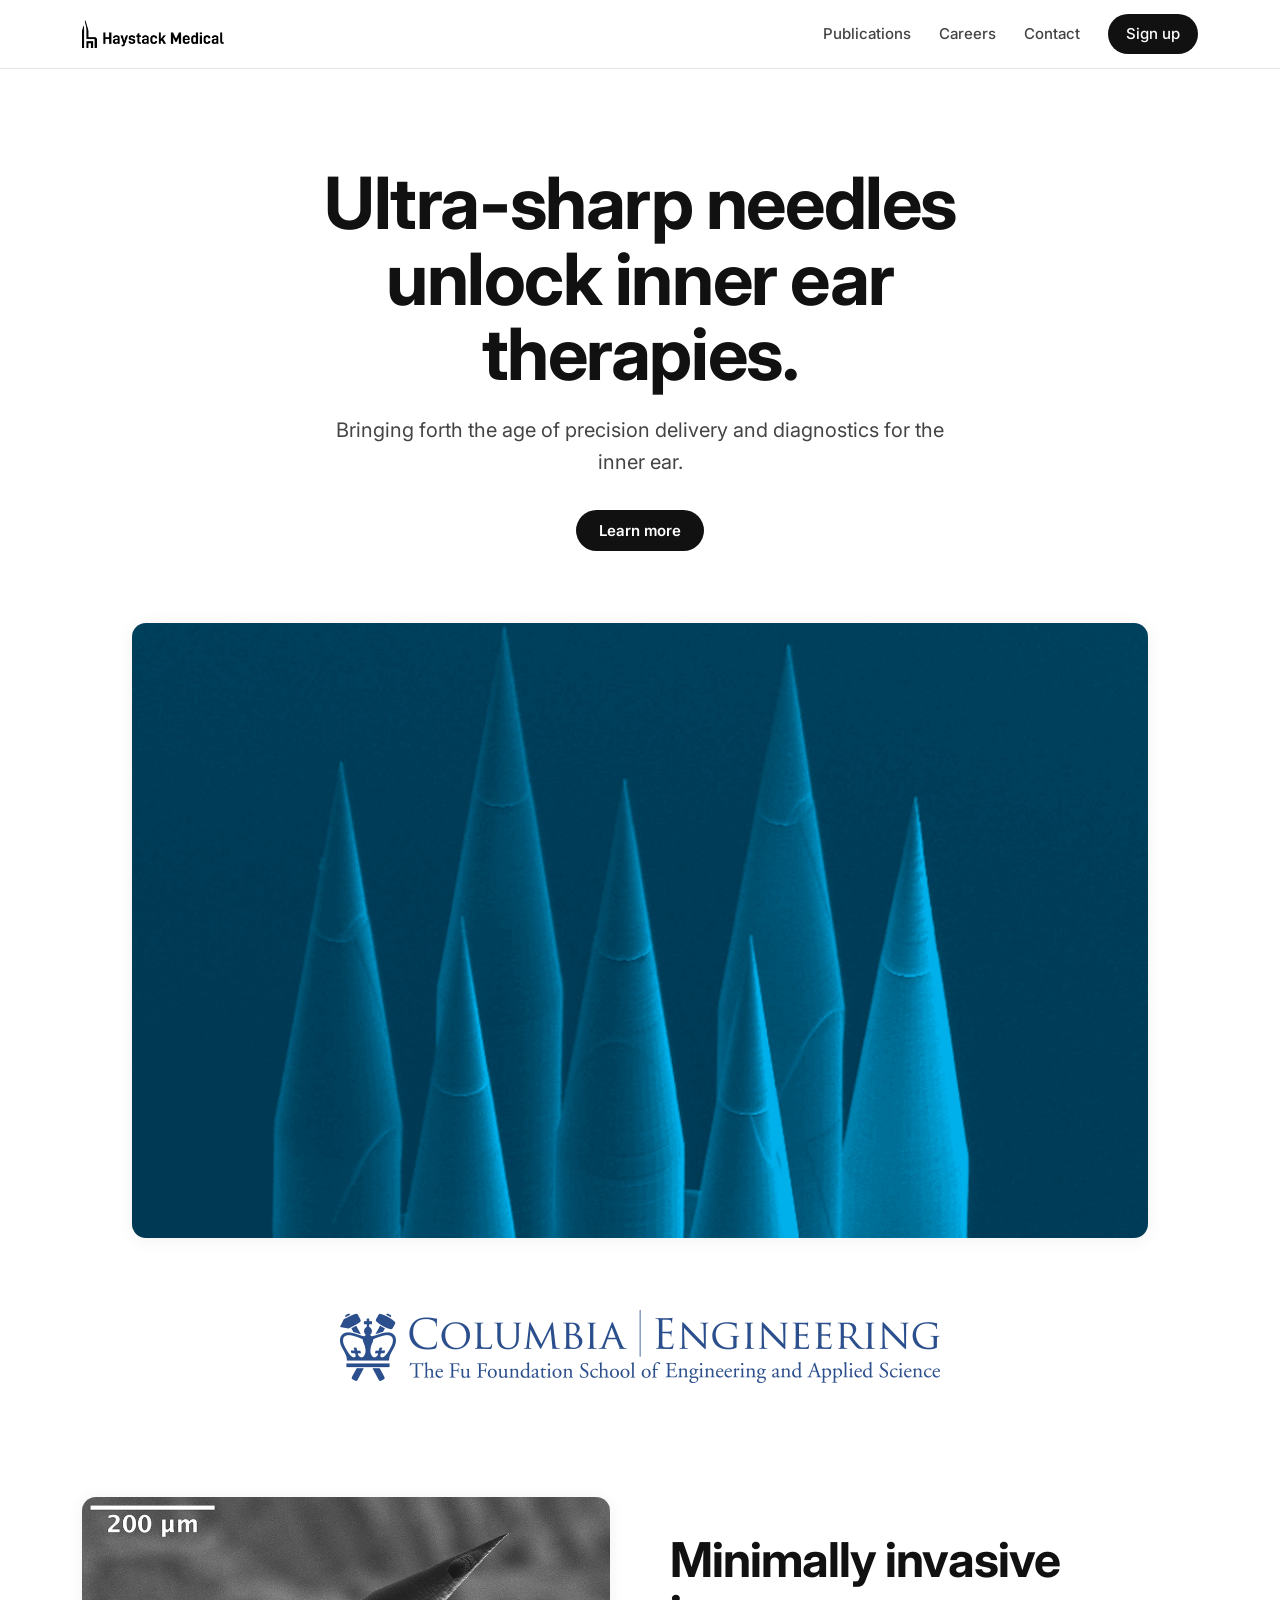
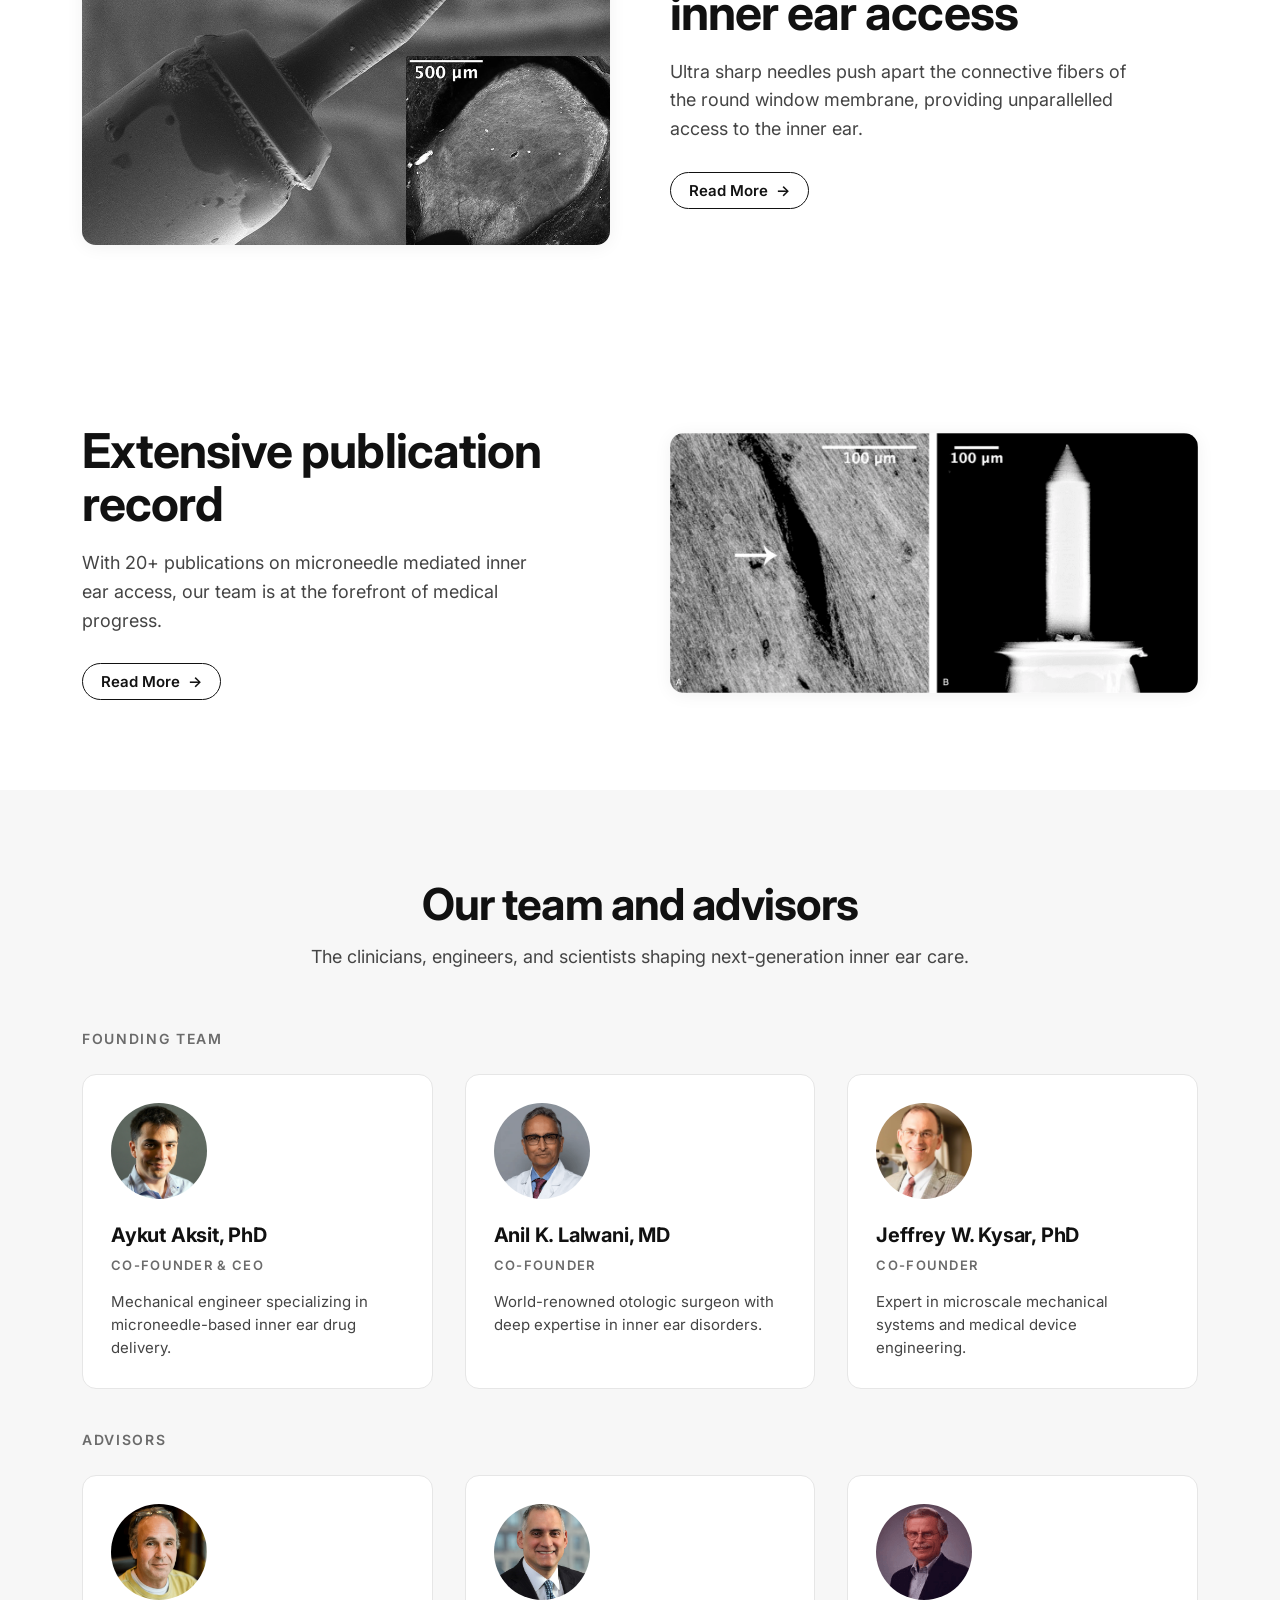
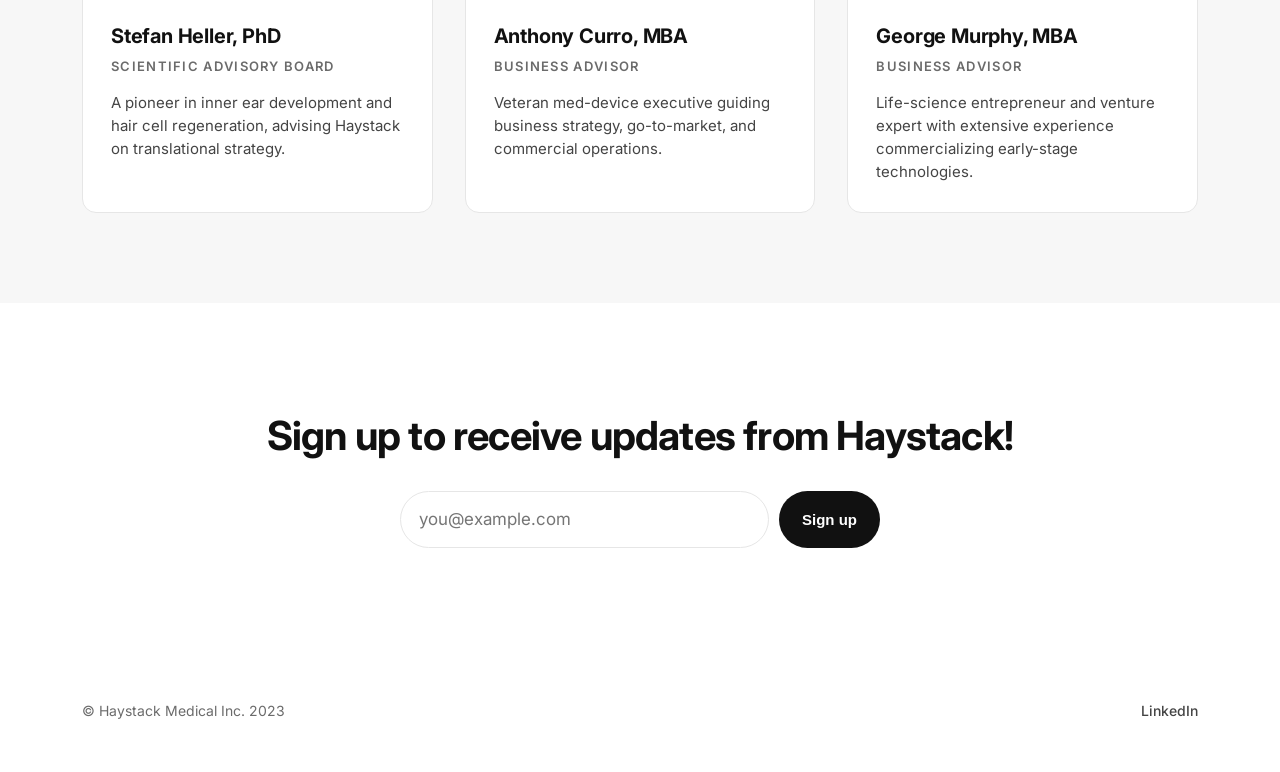
<file: index.html>
<!doctype html>
<html lang="en">
<head>
  <meta charset="utf-8">
  <meta name="viewport" content="width=device-width, initial-scale=1">
  <title>Haystack Medical</title>
  <meta name="description" content="Solving the problem of drug delivery for the inner ear.">
  <link rel="icon" href="images/2D2WXsSTJvAwD0yrRsTJVeKBXE.svg">
  <link rel="preconnect" href="https://fonts.googleapis.com">
  <link rel="preconnect" href="https://fonts.gstatic.com" crossorigin>
  <link href="https://fonts.googleapis.com/css2?family=Inter:wght@400;500;600;700;800&display=swap" rel="stylesheet">
  <link rel="stylesheet" href="style.css">
</head>
<body>
  <header class="nav">
    <div class="nav__inner">
      <a class="nav__logo" href="#top" aria-label="Haystack Medical">
        <img src="images/VK5AhXcphwDuYec5RJBARpNCQ.png" alt="Haystack Medical">
      </a>
      <button class="nav__toggle" aria-label="Open menu" aria-expanded="false">
        <span></span><span></span><span></span>
      </button>
      <nav class="nav__links" aria-label="Primary">
        <a href="publications.html">Publications</a>
        <a href="careers.html">Careers</a>
        <a href="#contact">Contact</a>
        <a href="#signup" class="nav__cta">Sign up</a>
      </nav>
    </div>
  </header>

  <main id="top">
    <section class="hero">
      <div class="container hero__inner">
        <h1 class="hero__title">Ultra-sharp needles unlock inner ear therapies.</h1>
        <p class="hero__sub">Bringing forth the age of precision delivery and diagnostics for the inner ear.</p>
        <a href="#learn-more-1" class="btn btn--primary">Learn more</a>
      </div>
      <div class="hero__image">
        <img src="images/LIU7zDon6GQJBSkMulTITwAxbuc.jpg" alt="Haystack Medical microneedle technology">
      </div>
    </section>

    <section class="strip">
      <div class="container">
        <img class="strip__logos" src="images/h0ybqv5uiIPYwXoSa0Sbwq6lX0.png" alt="Affiliations and partners">
      </div>
    </section>

    <section id="learn-more-1" class="feature feature--left">
      <div class="container feature__grid">
        <div class="feature__media">
          <img src="images/bkPVn0HNe7jAE594hER2uX1ix1M.jpg" alt="Microneedle access to the inner ear">
        </div>
        <div class="feature__body">
          <h2 class="feature__title">Minimally invasive<br>inner ear access</h2>
          <p class="feature__text">Ultra sharp needles push apart the connective fibers of the round window membrane, providing unparallelled access to the inner ear.</p>
          <a href="publications.html" class="btn btn--ghost">Read More <span aria-hidden="true">→</span></a>
        </div>
      </div>
    </section>

    <section class="feature feature--right">
      <div class="container feature__grid feature__grid--reverse">
        <div class="feature__body">
          <h2 class="feature__title">Extensive publication<br>record</h2>
          <p class="feature__text">With 20+ publications on microneedle mediated inner ear access, our team is at the forefront of medical progress.</p>
          <a href="publications.html" class="btn btn--ghost">Read More <span aria-hidden="true">→</span></a>
        </div>
        <div class="feature__media">
          <img src="images/q3oY8adQpQarZrWEgos2m84nc5Q.png" alt="Research publications">
        </div>
      </div>
    </section>

    <section class="team">
      <div class="container">
        <div class="team__header">
          <h2 class="section__eyebrow">Our team and advisors</h2>
          <p class="section__lede">The clinicians, engineers, and scientists shaping next-generation inner ear care.</p>
        </div>

        <h3 class="team__group">Founding team</h3>
        <div class="team__grid">
          <article class="card">
            <div class="card__photo"><img src="images/pY6MuSokw9uXERNAEWZoNmuFjg.jpg" alt="Aykut Aksit, PhD"></div>
            <h4 class="card__name">Aykut Aksit, PhD</h4>
            <p class="card__role">Co-founder &amp; CEO</p>
            <p class="card__bio">Mechanical engineer specializing in microneedle-based inner ear drug delivery.</p>
          </article>
          <article class="card">
            <div class="card__photo"><img src="images/f6bsnhhuEsd0YwxG1QZuTXx3HI.webp" alt="Anil K. Lalwani, MD"></div>
            <h4 class="card__name">Anil K. Lalwani, MD</h4>
            <p class="card__role">Co-founder</p>
            <p class="card__bio">World-renowned otologic surgeon with deep expertise in inner ear disorders.</p>
          </article>
          <article class="card">
            <div class="card__photo"><img src="images/oRwcEss2XhLc3tpbEOS5QxzU2VU.webp" alt="Jeffrey W. Kysar, PhD"></div>
            <h4 class="card__name">Jeffrey W. Kysar, PhD</h4>
            <p class="card__role">Co-founder</p>
            <p class="card__bio">Expert in microscale mechanical systems and medical device engineering.</p>
          </article>
        </div>

        <h3 class="team__group">Advisors</h3>
        <div class="team__grid">
          <article class="card">
            <div class="card__photo"><img src="images/9m2xL9uePiYiiwHUFOpGWo5Gv4.webp" alt="Stefan Heller, PhD"></div>
            <h4 class="card__name">Stefan Heller, PhD</h4>
            <p class="card__role">Scientific Advisory Board</p>
            <p class="card__bio">A pioneer in inner ear development and hair cell regeneration, advising Haystack on translational strategy.</p>
          </article>
          <article class="card">
            <div class="card__photo"><img src="images/PidaTJCxAPugojwWUn4htg6ScU.jpg" alt="Anthony Curro, MBA"></div>
            <h4 class="card__name">Anthony Curro, MBA</h4>
            <p class="card__role">Business Advisor</p>
            <p class="card__bio">Veteran med-device executive guiding business strategy, go-to-market, and commercial operations.</p>
          </article>
          <article class="card">
            <div class="card__photo"><img src="images/XgxC7mRZWRE3qpLSZTOvcuZGgI.jpeg" alt="George Murphy, MBA"></div>
            <h4 class="card__name">George Murphy, MBA</h4>
            <p class="card__role">Business Advisor</p>
            <p class="card__bio">Life-science entrepreneur and venture expert with extensive experience commercializing early-stage technologies.</p>
          </article>
        </div>
      </div>
    </section>

    <section id="contact" class="signup">
      <div class="container signup__inner">
        <h2 id="signup" class="signup__title">Sign up to receive updates from Haystack!</h2>
        <form class="signup__form" onsubmit="event.preventDefault(); this.querySelector('button').textContent='Thanks!';">
          <label for="email" class="visually-hidden">Email address</label>
          <input id="email" type="email" required placeholder="you@example.com" autocomplete="email">
          <button type="submit" class="btn btn--primary">Sign up</button>
        </form>
      </div>
    </section>
  </main>

  <footer class="footer">
    <div class="container footer__inner">
      <p class="footer__copy">© Haystack Medical Inc. 2023</p>
      <a class="footer__social" href="https://www.linkedin.com/company/haystack-medical/" target="_blank" rel="noopener">LinkedIn</a>
    </div>
  </footer>

  <script src="script.js"></script>
</body>
</html>
</file>
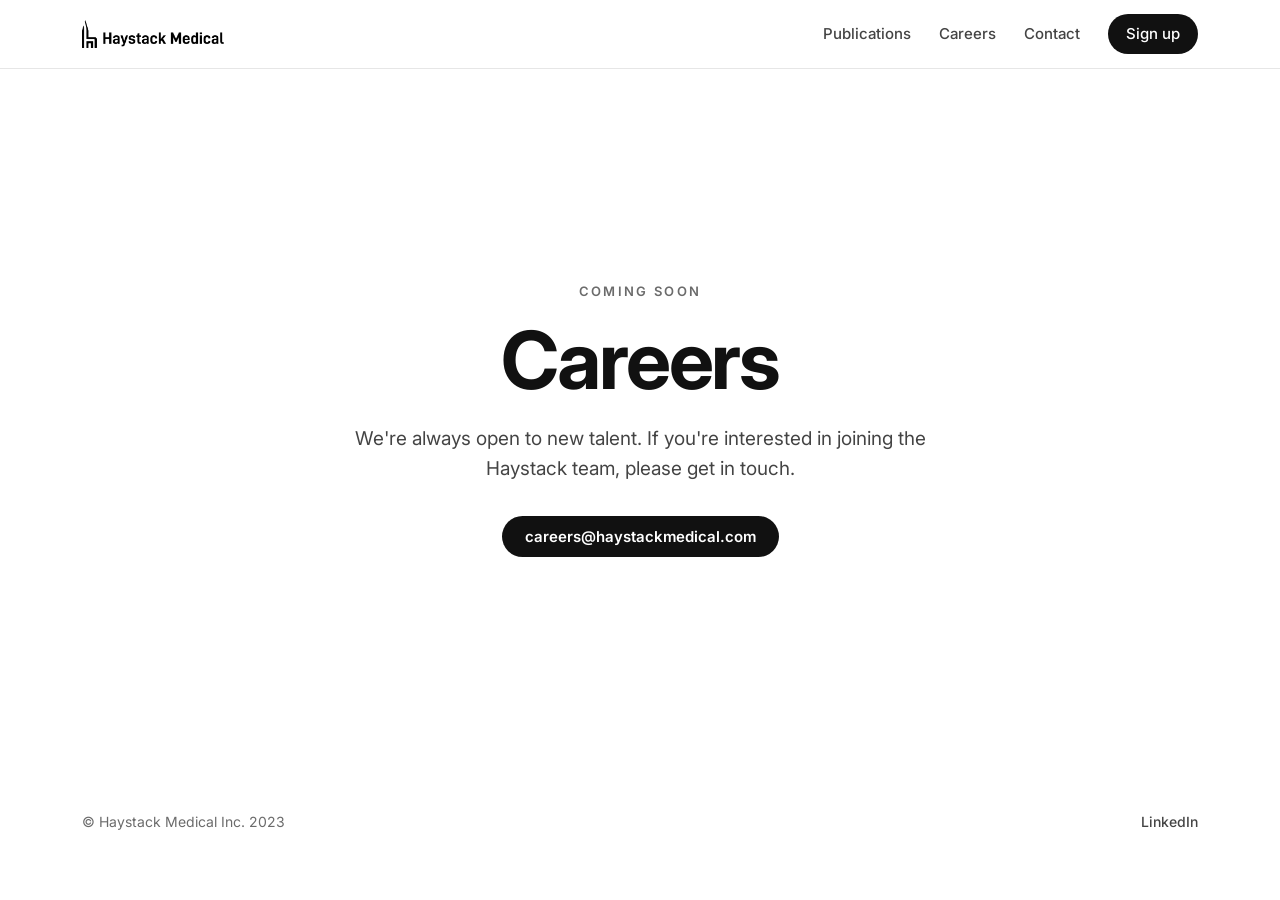
<file: careers.html>
<!doctype html>
<html lang="en">
<head>
  <meta charset="utf-8">
  <meta name="viewport" content="width=device-width, initial-scale=1">
  <title>Careers — Haystack Medical</title>
  <meta name="description" content="Join the Haystack Medical team.">
  <link rel="icon" href="images/2D2WXsSTJvAwD0yrRsTJVeKBXE.svg">
  <link rel="preconnect" href="https://fonts.googleapis.com">
  <link rel="preconnect" href="https://fonts.gstatic.com" crossorigin>
  <link href="https://fonts.googleapis.com/css2?family=Inter:wght@400;500;600;700;800&display=swap" rel="stylesheet">
  <link rel="stylesheet" href="style.css">
</head>
<body>
  <header class="nav">
    <div class="nav__inner">
      <a class="nav__logo" href="index.html" aria-label="Haystack Medical">
        <img src="images/VK5AhXcphwDuYec5RJBARpNCQ.png" alt="Haystack Medical">
      </a>
      <button class="nav__toggle" aria-label="Open menu" aria-expanded="false">
        <span></span><span></span><span></span>
      </button>
      <nav class="nav__links" aria-label="Primary">
        <a href="publications.html">Publications</a>
        <a href="careers.html">Careers</a>
        <a href="index.html#contact">Contact</a>
        <a href="index.html#signup" class="nav__cta">Sign up</a>
      </nav>
    </div>
  </header>

  <main>
    <section class="careers">
      <div class="container careers__inner">
        <p class="careers__eyebrow">Coming Soon</p>
        <h1 class="careers__title">Careers</h1>
        <p class="careers__text">We're always open to new talent. If you're interested in joining the Haystack team, please get in touch.</p>
        <a href="mailto:careers@haystackmedical.com" class="btn btn--primary">careers@haystackmedical.com</a>
      </div>
    </section>
  </main>

  <footer class="footer">
    <div class="container footer__inner">
      <p class="footer__copy">© Haystack Medical Inc. 2023</p>
      <a class="footer__social" href="https://www.linkedin.com/company/haystack-medical/" target="_blank" rel="noopener">LinkedIn</a>
    </div>
  </footer>

  <script src="script.js"></script>
</body>
</html>
</file>
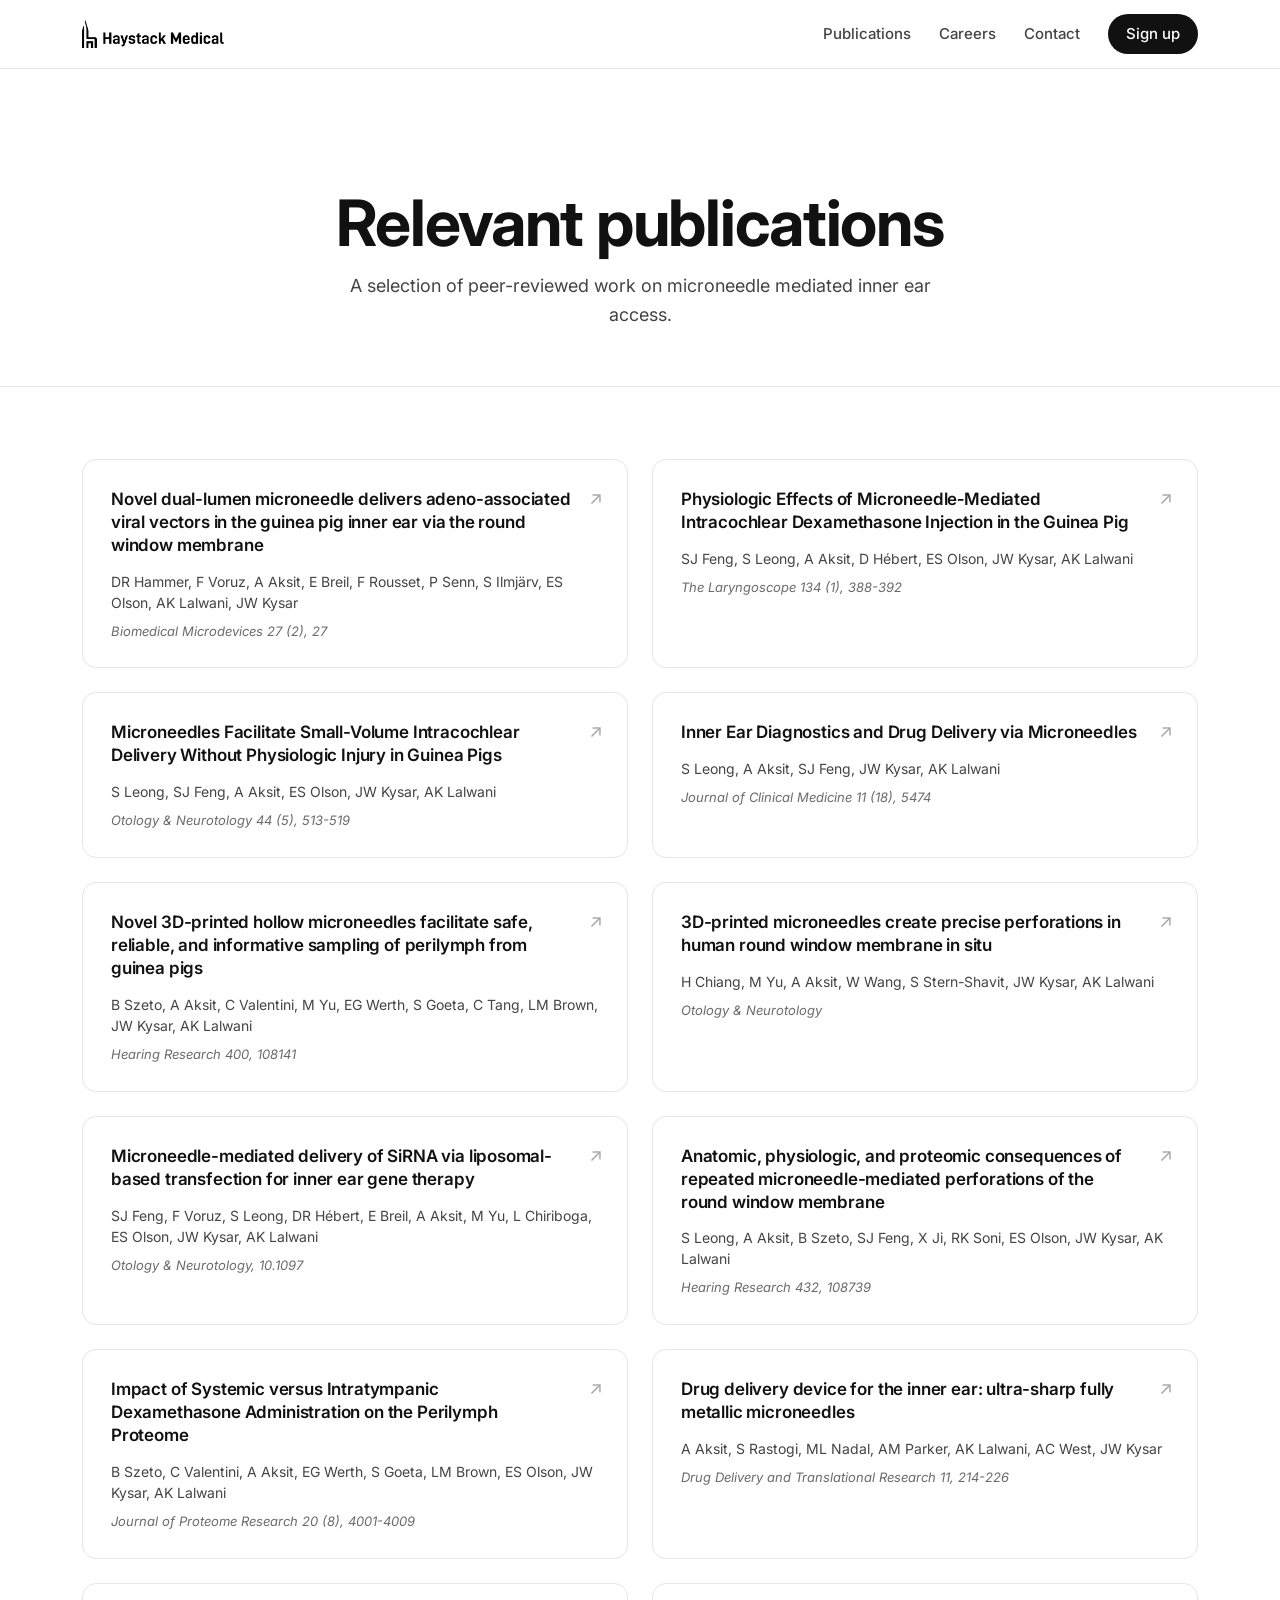
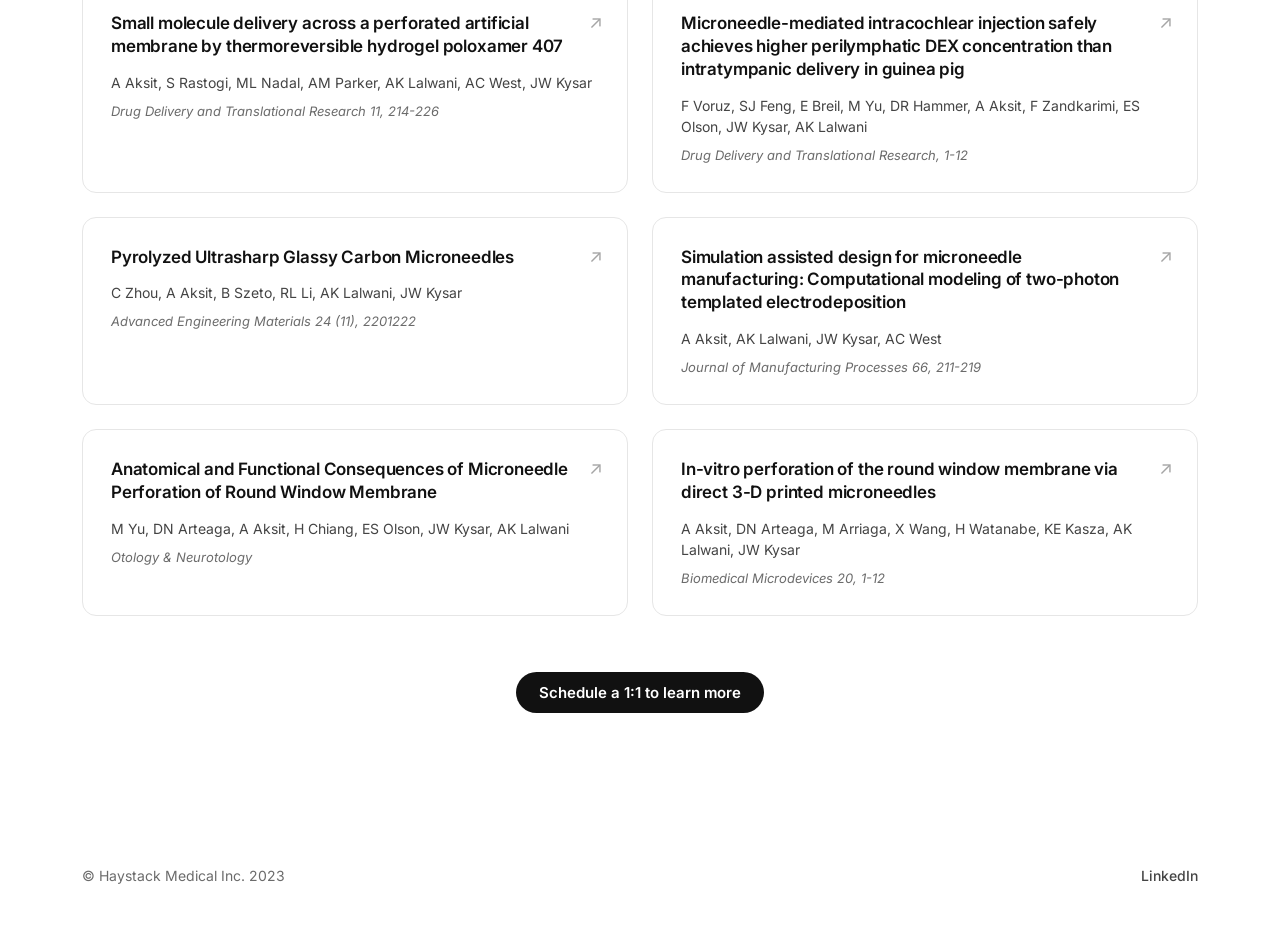
<file: publications.html>
<!doctype html>
<html lang="en">
<head>
  <meta charset="utf-8">
  <meta name="viewport" content="width=device-width, initial-scale=1">
  <title>Publications — Haystack Medical</title>
  <meta name="description" content="Peer-reviewed research on microneedle mediated inner ear access.">
  <link rel="icon" href="images/2D2WXsSTJvAwD0yrRsTJVeKBXE.svg">
  <link rel="preconnect" href="https://fonts.googleapis.com">
  <link rel="preconnect" href="https://fonts.gstatic.com" crossorigin>
  <link href="https://fonts.googleapis.com/css2?family=Inter:wght@400;500;600;700;800&display=swap" rel="stylesheet">
  <link rel="stylesheet" href="style.css">
</head>
<body>
  <header class="nav">
    <div class="nav__inner">
      <a class="nav__logo" href="index.html" aria-label="Haystack Medical">
        <img src="images/VK5AhXcphwDuYec5RJBARpNCQ.png" alt="Haystack Medical">
      </a>
      <button class="nav__toggle" aria-label="Open menu" aria-expanded="false">
        <span></span><span></span><span></span>
      </button>
      <nav class="nav__links" aria-label="Primary">
        <a href="publications.html">Publications</a>
        <a href="careers.html">Careers</a>
        <a href="index.html#contact">Contact</a>
        <a href="index.html#signup" class="nav__cta">Sign up</a>
      </nav>
    </div>
  </header>

  <main>
    <section class="page-hero">
      <div class="container">
        <h1 class="page-hero__title">Relevant publications</h1>
        <p class="page-hero__sub">A selection of peer-reviewed work on microneedle mediated inner ear access.</p>
      </div>
    </section>

    <section class="pubs">
      <div class="container">
        <div class="pub-grid">
          <a class="pub-card" href="https://scholar.google.com/citations?view_op=view_citation&hl=en&user=thCuEKEAAAAJ&sortby=pubdate&authuser=1&citation_for_view=thCuEKEAAAAJ:-f6ydRqryjwC" target="_blank" rel="noopener">
            <h2 class="pub-card__title">Novel dual-lumen microneedle delivers adeno-associated viral vectors in the guinea pig inner ear via the round window membrane</h2>
            <p class="pub-card__authors">DR Hammer, F Voruz, A Aksit, E Breil, F Rousset, P Senn, S Ilmjärv, ES Olson, AK Lalwani, JW Kysar</p>
            <p class="pub-card__journal">Biomedical Microdevices 27 (2), 27</p>
            <span class="pub-card__arrow" aria-hidden="true">↗</span>
          </a>

          <a class="pub-card" href="https://scholar.google.com/citations?view_op=view_citation&hl=en&user=thCuEKEAAAAJ&sortby=pubdate&authuser=1&citation_for_view=thCuEKEAAAAJ:QIV2ME_5wuYC" target="_blank" rel="noopener">
            <h2 class="pub-card__title">Physiologic Effects of Microneedle‐Mediated Intracochlear Dexamethasone Injection in the Guinea Pig</h2>
            <p class="pub-card__authors">SJ Feng, S Leong, A Aksit, D Hébert, ES Olson, JW Kysar, AK Lalwani</p>
            <p class="pub-card__journal">The Laryngoscope 134 (1), 388-392</p>
            <span class="pub-card__arrow" aria-hidden="true">↗</span>
          </a>

          <a class="pub-card" href="https://scholar.google.com/citations?view_op=view_citation&hl=en&user=thCuEKEAAAAJ&sortby=pubdate&citation_for_view=thCuEKEAAAAJ:mVmsd5A6BfQC" target="_blank" rel="noopener">
            <h2 class="pub-card__title">Microneedles Facilitate Small-Volume Intracochlear Delivery Without Physiologic Injury in Guinea Pigs</h2>
            <p class="pub-card__authors">S Leong, SJ Feng, A Aksit, ES Olson, JW Kysar, AK Lalwani</p>
            <p class="pub-card__journal">Otology &amp; Neurotology 44 (5), 513-519</p>
            <span class="pub-card__arrow" aria-hidden="true">↗</span>
          </a>

          <a class="pub-card" href="https://scholar.google.com/citations?view_op=view_citation&hl=en&user=thCuEKEAAAAJ&sortby=pubdate&citation_for_view=thCuEKEAAAAJ:4DMP91E08xMC" target="_blank" rel="noopener">
            <h2 class="pub-card__title">Inner Ear Diagnostics and Drug Delivery via Microneedles</h2>
            <p class="pub-card__authors">S Leong, A Aksit, SJ Feng, JW Kysar, AK Lalwani</p>
            <p class="pub-card__journal">Journal of Clinical Medicine 11 (18), 5474</p>
            <span class="pub-card__arrow" aria-hidden="true">↗</span>
          </a>

          <a class="pub-card" href="https://scholar.google.com/citations?view_op=view_citation&hl=en&user=thCuEKEAAAAJ&sortby=pubdate&citation_for_view=thCuEKEAAAAJ:UebtZRa9Y70C" target="_blank" rel="noopener">
            <h2 class="pub-card__title">Novel 3D-printed hollow microneedles facilitate safe, reliable, and informative sampling of perilymph from guinea pigs</h2>
            <p class="pub-card__authors">B Szeto, A Aksit, C Valentini, M Yu, EG Werth, S Goeta, C Tang, LM Brown, JW Kysar, AK Lalwani</p>
            <p class="pub-card__journal">Hearing Research 400, 108141</p>
            <span class="pub-card__arrow" aria-hidden="true">↗</span>
          </a>

          <a class="pub-card" href="https://scholar.google.com/citations?view_op=view_citation&hl=en&user=thCuEKEAAAAJ&sortby=pubdate&citation_for_view=thCuEKEAAAAJ:UeHWp8X0CEIC" target="_blank" rel="noopener">
            <h2 class="pub-card__title">3D-printed microneedles create precise perforations in human round window membrane in situ</h2>
            <p class="pub-card__authors">H Chiang, M Yu, A Aksit, W Wang, S Stern-Shavit, JW Kysar, AK Lalwani</p>
            <p class="pub-card__journal">Otology &amp; Neurotology</p>
            <span class="pub-card__arrow" aria-hidden="true">↗</span>
          </a>

          <a class="pub-card" href="https://scholar.google.com/citations?view_op=view_citation&hl=en&user=thCuEKEAAAAJ&sortby=pubdate&authuser=1&citation_for_view=thCuEKEAAAAJ:7PzlFSSx8tAC" target="_blank" rel="noopener">
            <h2 class="pub-card__title">Microneedle-mediated delivery of SiRNA via liposomal-based transfection for inner ear gene therapy</h2>
            <p class="pub-card__authors">SJ Feng, F Voruz, S Leong, DR Hébert, E Breil, A Aksit, M Yu, L Chiriboga, ES Olson, JW Kysar, AK Lalwani</p>
            <p class="pub-card__journal">Otology &amp; Neurotology, 10.1097</p>
            <span class="pub-card__arrow" aria-hidden="true">↗</span>
          </a>

          <a class="pub-card" href="https://scholar.google.com/citations?view_op=view_citation&hl=en&user=thCuEKEAAAAJ&sortby=pubdate&citation_for_view=thCuEKEAAAAJ:_kc_bZDykSQC" target="_blank" rel="noopener">
            <h2 class="pub-card__title">Anatomic, physiologic, and proteomic consequences of repeated microneedle-mediated perforations of the round window membrane</h2>
            <p class="pub-card__authors">S Leong, A Aksit, B Szeto, SJ Feng, X Ji, RK Soni, ES Olson, JW Kysar, AK Lalwani</p>
            <p class="pub-card__journal">Hearing Research 432, 108739</p>
            <span class="pub-card__arrow" aria-hidden="true">↗</span>
          </a>

          <a class="pub-card" href="https://scholar.google.com/citations?view_op=view_citation&hl=en&user=thCuEKEAAAAJ&sortby=pubdate&citation_for_view=thCuEKEAAAAJ:kNdYIx-mwKoC" target="_blank" rel="noopener">
            <h2 class="pub-card__title">Impact of Systemic versus Intratympanic Dexamethasone Administration on the Perilymph Proteome</h2>
            <p class="pub-card__authors">B Szeto, C Valentini, A Aksit, EG Werth, S Goeta, LM Brown, ES Olson, JW Kysar, AK Lalwani</p>
            <p class="pub-card__journal">Journal of Proteome Research 20 (8), 4001-4009</p>
            <span class="pub-card__arrow" aria-hidden="true">↗</span>
          </a>

          <a class="pub-card" href="https://scholar.google.com/citations?view_op=view_citation&hl=en&user=thCuEKEAAAAJ&sortby=pubdate&citation_for_view=thCuEKEAAAAJ:WF5omc3nYNoC" target="_blank" rel="noopener">
            <h2 class="pub-card__title">Drug delivery device for the inner ear: ultra-sharp fully metallic microneedles</h2>
            <p class="pub-card__authors">A Aksit, S Rastogi, ML Nadal, AM Parker, AK Lalwani, AC West, JW Kysar</p>
            <p class="pub-card__journal">Drug Delivery and Translational Research 11, 214-226</p>
            <span class="pub-card__arrow" aria-hidden="true">↗</span>
          </a>

          <a class="pub-card" href="https://scholar.google.com/citations?view_op=view_citation&hl=en&user=thCuEKEAAAAJ&sortby=pubdate&citation_for_view=thCuEKEAAAAJ:d1gkVwhDpl0C" target="_blank" rel="noopener">
            <h2 class="pub-card__title">Small molecule delivery across a perforated artificial membrane by thermoreversible hydrogel poloxamer 407</h2>
            <p class="pub-card__authors">A Aksit, S Rastogi, ML Nadal, AM Parker, AK Lalwani, AC West, JW Kysar</p>
            <p class="pub-card__journal">Drug Delivery and Translational Research 11, 214-226</p>
            <span class="pub-card__arrow" aria-hidden="true">↗</span>
          </a>

          <a class="pub-card" href="https://scholar.google.com/citations?view_op=view_citation&hl=en&user=thCuEKEAAAAJ&sortby=pubdate&authuser=1&citation_for_view=thCuEKEAAAAJ:hC7cP41nSMkC" target="_blank" rel="noopener">
            <h2 class="pub-card__title">Microneedle-mediated intracochlear injection safely achieves higher perilymphatic DEX concentration than intratympanic delivery in guinea pig</h2>
            <p class="pub-card__authors">F Voruz, SJ Feng, E Breil, M Yu, DR Hammer, A Aksit, F Zandkarimi, ES Olson, JW Kysar, AK Lalwani</p>
            <p class="pub-card__journal">Drug Delivery and Translational Research, 1-12</p>
            <span class="pub-card__arrow" aria-hidden="true">↗</span>
          </a>

          <a class="pub-card" href="https://scholar.google.com/citations?view_op=view_citation&hl=en&user=thCuEKEAAAAJ&sortby=pubdate&citation_for_view=thCuEKEAAAAJ:Wp0gIr-vW9MC" target="_blank" rel="noopener">
            <h2 class="pub-card__title">Pyrolyzed Ultrasharp Glassy Carbon Microneedles</h2>
            <p class="pub-card__authors">C Zhou, A Aksit, B Szeto, RL Li, AK Lalwani, JW Kysar</p>
            <p class="pub-card__journal">Advanced Engineering Materials 24 (11), 2201222</p>
            <span class="pub-card__arrow" aria-hidden="true">↗</span>
          </a>

          <a class="pub-card" href="https://scholar.google.com/citations?view_op=view_citation&hl=en&user=thCuEKEAAAAJ&sortby=pubdate&citation_for_view=thCuEKEAAAAJ:3fE2CSJIrl8C" target="_blank" rel="noopener">
            <h2 class="pub-card__title">Simulation assisted design for microneedle manufacturing: Computational modeling of two-photon templated electrodeposition</h2>
            <p class="pub-card__authors">A Aksit, AK Lalwani, JW Kysar, AC West</p>
            <p class="pub-card__journal">Journal of Manufacturing Processes 66, 211-219</p>
            <span class="pub-card__arrow" aria-hidden="true">↗</span>
          </a>

          <a class="pub-card" href="https://scholar.google.com/citations?view_op=view_citation&hl=en&user=thCuEKEAAAAJ&sortby=pubdate&citation_for_view=thCuEKEAAAAJ:IjCSPb-OGe4C" target="_blank" rel="noopener">
            <h2 class="pub-card__title">Anatomical and Functional Consequences of Microneedle Perforation of Round Window Membrane</h2>
            <p class="pub-card__authors">M Yu, DN Arteaga, A Aksit, H Chiang, ES Olson, JW Kysar, AK Lalwani</p>
            <p class="pub-card__journal">Otology &amp; Neurotology</p>
            <span class="pub-card__arrow" aria-hidden="true">↗</span>
          </a>

          <a class="pub-card" href="https://scholar.google.com/citations?view_op=view_citation&hl=en&user=thCuEKEAAAAJ&cstart=20&pagesize=80&sortby=pubdate&citation_for_view=thCuEKEAAAAJ:u5HHmVD_uO8C" target="_blank" rel="noopener">
            <h2 class="pub-card__title">In-vitro perforation of the round window membrane via direct 3-D printed microneedles</h2>
            <p class="pub-card__authors">A Aksit, DN Arteaga, M Arriaga, X Wang, H Watanabe, KE Kasza, AK Lalwani, JW Kysar</p>
            <p class="pub-card__journal">Biomedical Microdevices 20, 1-12</p>
            <span class="pub-card__arrow" aria-hidden="true">↗</span>
          </a>
        </div>

        <div class="pubs__cta">
          <a href="https://calendly.com/aksit/meet" target="_blank" rel="noopener" class="btn btn--primary">Schedule a 1:1 to learn more</a>
        </div>
      </div>
    </section>
  </main>

  <footer class="footer">
    <div class="container footer__inner">
      <p class="footer__copy">© Haystack Medical Inc. 2023</p>
      <a class="footer__social" href="https://www.linkedin.com/company/haystack-medical/" target="_blank" rel="noopener">LinkedIn</a>
    </div>
  </footer>

  <script src="script.js"></script>
</body>
</html>
</file>
<file: style.css>
:root {
  --bg: #ffffff;
  --bg-soft: #f7f7f7;
  --ink: #111111;
  --ink-soft: #444444;
  --muted: #6b6b6b;
  --line: #e6e6e6;
  --accent: #111111;
  --radius: 14px;
  --container: 1180px;
  --shadow: 0 2px 18px rgba(0, 0, 0, 0.06);
}

* { box-sizing: border-box; }

html { scroll-behavior: smooth; }

body {
  margin: 0;
  font-family: "Inter", system-ui, -apple-system, "Segoe UI", Roboto, sans-serif;
  font-size: 17px;
  line-height: 1.6;
  color: var(--ink);
  background: var(--bg);
  -webkit-font-smoothing: antialiased;
  -moz-osx-font-smoothing: grayscale;
}

img { max-width: 100%; height: auto; display: block; }

a { color: inherit; text-decoration: none; }

.container {
  width: 100%;
  max-width: var(--container);
  margin: 0 auto;
  padding: 0 32px;
}

.visually-hidden {
  position: absolute; width: 1px; height: 1px;
  padding: 0; margin: -1px; overflow: hidden;
  clip: rect(0,0,0,0); white-space: nowrap; border: 0;
}

/* Buttons */
.btn {
  display: inline-flex;
  align-items: center;
  gap: 8px;
  padding: 12px 22px;
  border-radius: 999px;
  font-weight: 600;
  font-size: 15px;
  line-height: 1;
  border: 1px solid transparent;
  cursor: pointer;
  transition: transform .15s ease, background .2s ease, color .2s ease, border-color .2s ease;
}
.btn--primary {
  background: var(--ink);
  color: #fff;
}
.btn--primary:hover { background: #000; transform: translateY(-1px); }
.btn--ghost {
  background: transparent;
  color: var(--ink);
  border-color: var(--ink);
  padding: 10px 18px;
}
.btn--ghost:hover { background: var(--ink); color: #fff; }

/* Nav */
.nav {
  position: sticky;
  top: 0;
  z-index: 50;
  background: rgba(255,255,255,0.92);
  backdrop-filter: saturate(180%) blur(10px);
  -webkit-backdrop-filter: saturate(180%) blur(10px);
  border-bottom: 1px solid var(--line);
}
.nav__inner {
  max-width: var(--container);
  margin: 0 auto;
  padding: 14px 32px;
  display: flex;
  align-items: center;
  justify-content: space-between;
  gap: 16px;
}
.nav__logo img {
  height: 28px;
  width: auto;
}
.nav__links {
  display: flex;
  align-items: center;
  gap: 28px;
}
.nav__links a {
  font-size: 15px;
  font-weight: 500;
  color: var(--ink-soft);
  transition: color .15s ease;
}
.nav__links a:hover { color: var(--ink); }
.nav__cta {
  background: var(--ink);
  color: #fff !important;
  padding: 8px 18px;
  border-radius: 999px;
}
.nav__cta:hover { background: #000; }

.nav__toggle {
  display: none;
  background: none;
  border: 0;
  width: 36px;
  height: 36px;
  padding: 8px;
  cursor: pointer;
  flex-direction: column;
  justify-content: space-between;
}
.nav__toggle span {
  display: block;
  height: 2px;
  background: var(--ink);
  border-radius: 2px;
}

/* Hero */
.hero {
  padding: 96px 0 0;
  text-align: center;
}
.hero__inner { max-width: 880px; margin: 0 auto; padding: 0 32px; }
.hero__title {
  font-size: clamp(40px, 6vw, 72px);
  line-height: 1.05;
  letter-spacing: -0.02em;
  font-weight: 700;
  margin: 0 0 22px;
}
.hero__sub {
  font-size: clamp(17px, 1.6vw, 20px);
  color: var(--ink-soft);
  margin: 0 auto 32px;
  max-width: 640px;
}
.hero__image {
  max-width: 1080px;
  margin: 72px auto 0;
  padding: 0 32px;
}
.hero__image img {
  width: 100%;
  border-radius: var(--radius);
  box-shadow: var(--shadow);
}

/* Strip / logos */
.strip { padding: 72px 0 24px; }
.strip__logos {
  display: block;
  margin: 0 auto;
  max-width: 600px;
  opacity: 0.9;
}

/* Feature sections */
.feature { padding: 90px 0; }
.feature__grid {
  display: grid;
  grid-template-columns: 1fr 1fr;
  gap: 60px;
  align-items: center;
}
.feature__grid--reverse .feature__media { order: 2; }
.feature__media img {
  width: 100%;
  border-radius: var(--radius);
  box-shadow: var(--shadow);
}
.feature__title {
  font-size: clamp(32px, 4vw, 48px);
  line-height: 1.1;
  letter-spacing: -0.02em;
  font-weight: 700;
  margin: 0 0 18px;
}
.feature__text {
  font-size: 18px;
  color: var(--ink-soft);
  margin: 0 0 28px;
  max-width: 460px;
}

/* Team */
.team { padding: 90px 0; background: var(--bg-soft); }
.team__header { text-align: center; max-width: 720px; margin: 0 auto 56px; }
.section__eyebrow {
  font-size: clamp(32px, 4vw, 44px);
  line-height: 1.1;
  letter-spacing: -0.02em;
  font-weight: 700;
  margin: 0 0 14px;
}
.section__lede {
  font-size: 18px;
  color: var(--ink-soft);
  margin: 0;
}
.team__group {
  font-size: 14px;
  font-weight: 600;
  text-transform: uppercase;
  letter-spacing: 0.12em;
  color: var(--muted);
  margin: 40px 0 24px;
}
.team__grid {
  display: grid;
  grid-template-columns: repeat(3, 1fr);
  gap: 32px;
}
.card {
  background: #fff;
  border: 1px solid var(--line);
  border-radius: var(--radius);
  padding: 28px;
  transition: transform .2s ease, box-shadow .2s ease;
}
.card:hover {
  transform: translateY(-3px);
  box-shadow: var(--shadow);
}
.card__photo {
  width: 96px;
  height: 96px;
  border-radius: 50%;
  overflow: hidden;
  margin-bottom: 20px;
  background: var(--bg-soft);
}
.card__photo img { width: 100%; height: 100%; object-fit: cover; }
.card__name {
  font-size: 20px;
  font-weight: 700;
  margin: 0 0 4px;
  letter-spacing: -0.01em;
}
.card__role {
  font-size: 13px;
  font-weight: 600;
  text-transform: uppercase;
  letter-spacing: 0.1em;
  color: var(--muted);
  margin: 0 0 14px;
}
.card__bio {
  font-size: 15px;
  color: var(--ink-soft);
  margin: 0;
  line-height: 1.55;
}

/* Signup */
.signup { padding: 110px 0; text-align: center; }
.signup__title {
  font-size: clamp(28px, 3.6vw, 40px);
  line-height: 1.15;
  letter-spacing: -0.02em;
  font-weight: 700;
  margin: 0 0 32px;
}
.signup__form {
  display: flex;
  gap: 10px;
  max-width: 480px;
  margin: 0 auto;
  flex-wrap: wrap;
  justify-content: center;
}
.signup__form input {
  flex: 1 1 240px;
  font: inherit;
  padding: 14px 18px;
  border-radius: 999px;
  border: 1px solid var(--line);
  background: #fff;
  outline: none;
  transition: border-color .15s ease, box-shadow .15s ease;
}
.signup__form input:focus {
  border-color: var(--ink);
  box-shadow: 0 0 0 4px rgba(0,0,0,0.06);
}

/* Page hero (used on subpages) */
.page-hero {
  padding: 120px 0 56px;
  text-align: center;
  border-bottom: 1px solid var(--line);
}
.page-hero__title {
  font-size: clamp(40px, 6vw, 64px);
  line-height: 1.05;
  letter-spacing: -0.02em;
  font-weight: 700;
  margin: 0 0 16px;
}
.page-hero__sub {
  font-size: 18px;
  color: var(--ink-soft);
  max-width: 600px;
  margin: 0 auto;
}

/* Publications grid */
.pubs { padding: 72px 0 110px; }
.pub-grid {
  display: grid;
  grid-template-columns: repeat(2, 1fr);
  gap: 24px;
}
.pub-card {
  position: relative;
  display: block;
  background: #fff;
  border: 1px solid var(--line);
  border-radius: var(--radius);
  padding: 28px 28px 26px;
  text-decoration: none;
  color: inherit;
  transition: transform .18s ease, box-shadow .18s ease, border-color .18s ease;
}
.pub-card:hover {
  transform: translateY(-3px);
  box-shadow: var(--shadow);
  border-color: #d0d0d0;
}
.pub-card:hover .pub-card__arrow {
  transform: translate(2px, -2px);
  opacity: 1;
}
.pub-card__title {
  font-size: 17px;
  line-height: 1.35;
  letter-spacing: -0.01em;
  font-weight: 600;
  margin: 0 0 14px;
  padding-right: 28px;
}
.pub-card__authors {
  font-size: 14px;
  color: var(--ink-soft);
  margin: 0 0 8px;
  line-height: 1.5;
}
.pub-card__journal {
  font-size: 13px;
  color: var(--muted);
  font-style: italic;
  margin: 0;
}
.pub-card__arrow {
  position: absolute;
  top: 24px;
  right: 24px;
  font-size: 18px;
  color: var(--muted);
  opacity: 0.6;
  transition: transform .18s ease, opacity .18s ease;
}
.pubs__cta {
  text-align: center;
  margin-top: 56px;
}

@media (max-width: 720px) {
  .pub-grid { grid-template-columns: 1fr; }
}

/* Careers page */
.careers {
  min-height: calc(100vh - 200px);
  display: flex;
  align-items: center;
  padding: 80px 0;
}
.careers__inner {
  text-align: center;
  max-width: 640px;
}
.careers__eyebrow {
  font-size: 13px;
  font-weight: 600;
  text-transform: uppercase;
  letter-spacing: 0.18em;
  color: var(--muted);
  margin: 0 0 18px;
}
.careers__title {
  font-size: clamp(48px, 7vw, 80px);
  line-height: 1;
  letter-spacing: -0.03em;
  font-weight: 700;
  margin: 0 0 24px;
}
.careers__text {
  font-size: 19px;
  color: var(--ink-soft);
  margin: 0 0 32px;
}

/* Footer */
.footer {
  padding: 28px 0 36px;
  font-size: 14px;
  color: var(--muted);
}
.footer__inner {
  display: flex;
  align-items: center;
  justify-content: space-between;
  gap: 16px;
}
.footer__social {
  font-weight: 500;
  color: var(--ink-soft);
}
.footer__social:hover { color: var(--ink); }

/* Responsive */
@media (max-width: 880px) {
  .feature { padding: 64px 0; }
  .feature__grid {
    grid-template-columns: 1fr;
    gap: 32px;
  }
  .feature__grid--reverse .feature__media { order: 0; }
  .team__grid { grid-template-columns: 1fr 1fr; }
  .hero { padding-top: 64px; }
  .hero__image { margin-top: 48px; }
}

@media (max-width: 640px) {
  .container { padding: 0 22px; }
  .nav__inner { padding: 12px 22px; }
  .nav__toggle { display: flex; }
  .nav__links {
    position: absolute;
    top: 100%;
    right: 0;
    left: 0;
    background: #fff;
    border-bottom: 1px solid var(--line);
    flex-direction: column;
    align-items: flex-start;
    gap: 0;
    padding: 12px 22px 18px;
    transform: translateY(-8px);
    opacity: 0;
    pointer-events: none;
    transition: transform .18s ease, opacity .18s ease;
  }
  .nav__links a {
    padding: 10px 0;
    width: 100%;
    border-bottom: 1px solid var(--line);
  }
  .nav__links a:last-child { border-bottom: 0; }
  .nav__cta { background: transparent; color: var(--ink-soft) !important; padding: 10px 0; border-radius: 0; }
  .nav__links.is-open {
    transform: translateY(0);
    opacity: 1;
    pointer-events: auto;
  }
  .team__grid { grid-template-columns: 1fr; }
  .hero__image { padding: 0 22px; }
  .signup { padding: 80px 0; }
}
</file>
